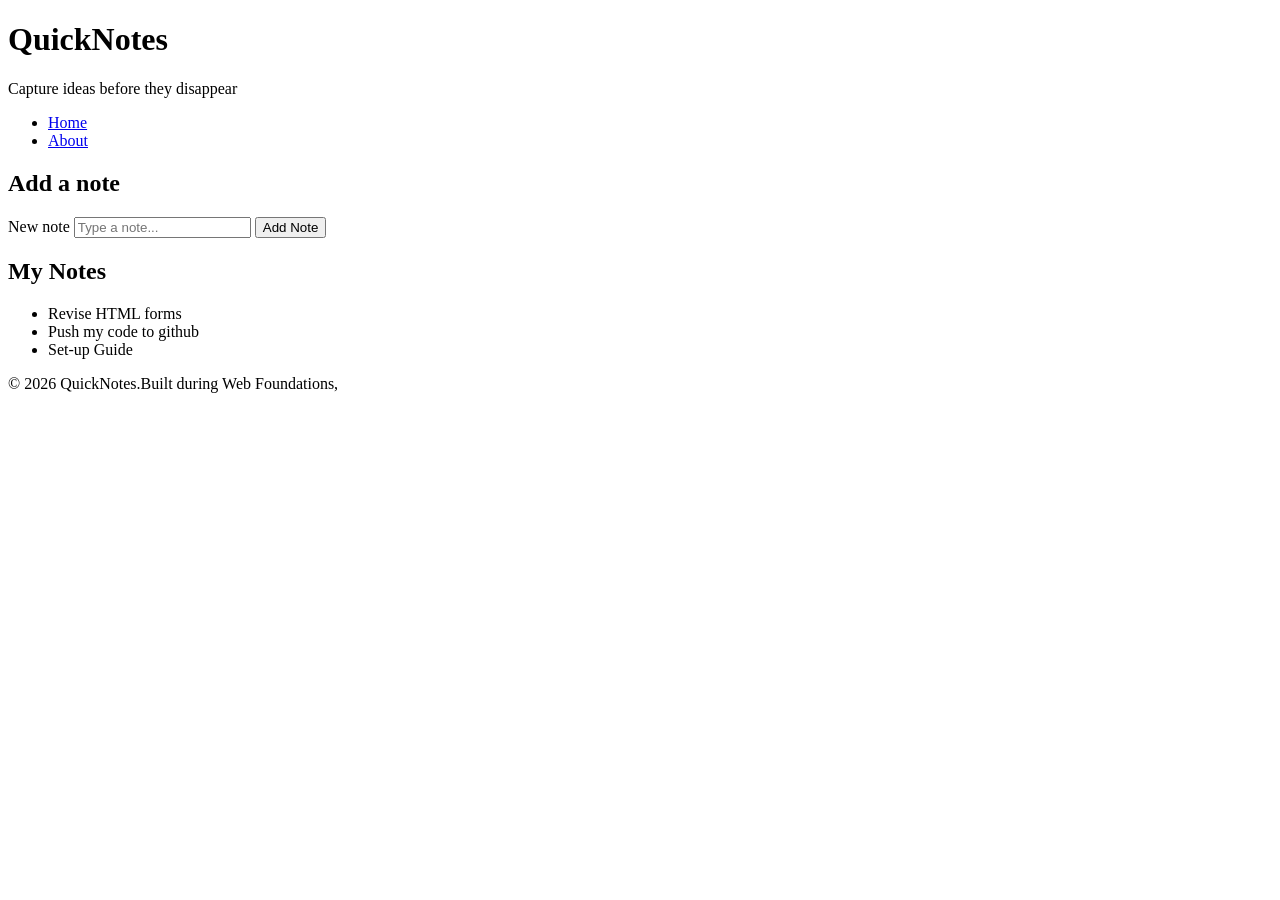
<file: day1/index.html>
<!DOCTYPE html>
<html lang="en">
  <head>
    <meta charset="UTF-8" />
    <meta name="viewport" content="width=device-width, initial-scale=1.0" />
    <title>QuickNotes</title>
  </head>
  <body>
    <header>
      <h1>QuickNotes</h1>
      <p>Capture ideas before they disappear</p>
      <nav>
            <ul>
                <li><a href="index.html" class="active">Home</a></li>
                <li><a href="about.html">About</a></li>
            </ul>
      </nav>
    </header>

    <main>
        <section>
            <h2>Add a note</h2>
            <form id="note-form">
                <label for="note-input">New note</label>
                <input type="text" id="note-input" placeholder="Type a note...">
                <button type="submit">Add Note</button>
            </form>
        </section>

        <section>
            <h2>My Notes</h2>
            <ul id="notes-list">
                <li>Revise HTML forms</li>
                <li>Push my code to github</li>
                <li>Set-up Guide</li>
            </ul>
        </section>
    </main>

    <footer>
      <p>&copy; 2026 QuickNotes.Built during Web Foundations,</p>
    </footer>
  </body>
</html>
</file>
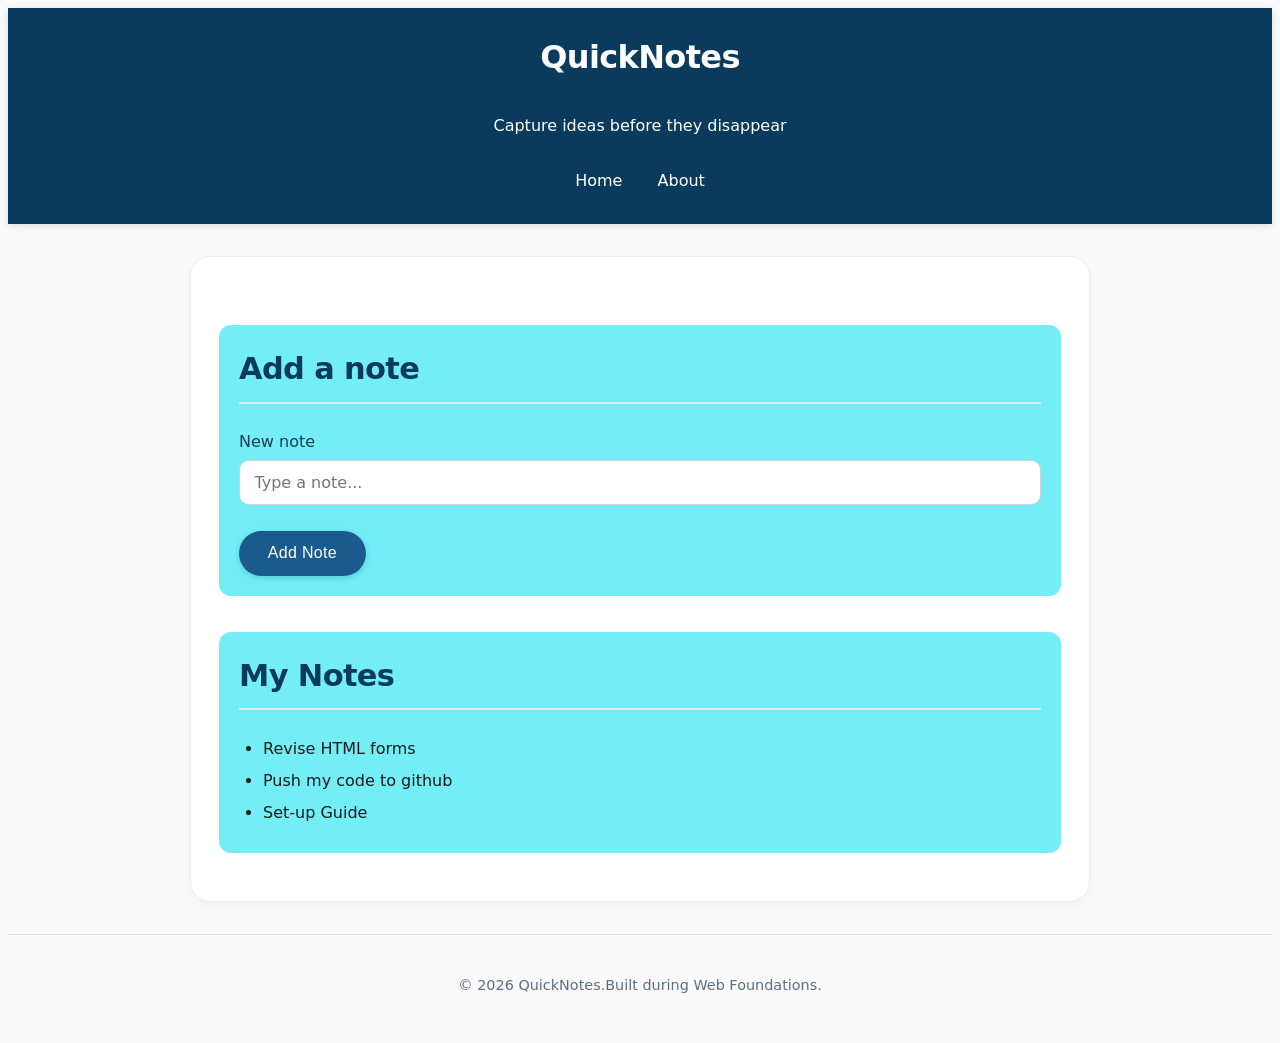
<file: day2/index.html>
<!DOCTYPE html>
<html lang="en">
  <head>
    <meta charset="UTF-8" />
    <meta name="viewport" content="width=device-width, initial-scale=1.0" />
    <title>QuickNotes</title>
    <link rel="stylesheet" href="styles.css" />
  </head>
  <body>
    <header>
      <h1>QuickNotes</h1>
      <p>Capture ideas before they disappear</p>
        <nav>
            <ul>
                <li><a href="index.html" class="active">Home</a></li>
                <li><a href="about.html">About</a></li>
            </ul>
        </nav>
    </header>

    <main>
        <section>
            <h2>Add a note</h2>
            <form id="note-form">
                <label for="note-input">New note</label>
                <input type="text" id="note-input" placeholder="Type a note..."><br></br>
                <button type="submit">Add Note</button>
            </form>
        </section>

        <section>
            <h2>My Notes</h2>
            <ul id="notes-list">
                <li>Revise HTML forms</li>
                <li>Push my code to github</li>
                <li>Set-up Guide</li>
            </ul>
        </section>
    </main>

    <footer>
      <p>&copy; 2026 QuickNotes.Built during Web Foundations.</p>
    </footer>
  </body>
</html>
</file>
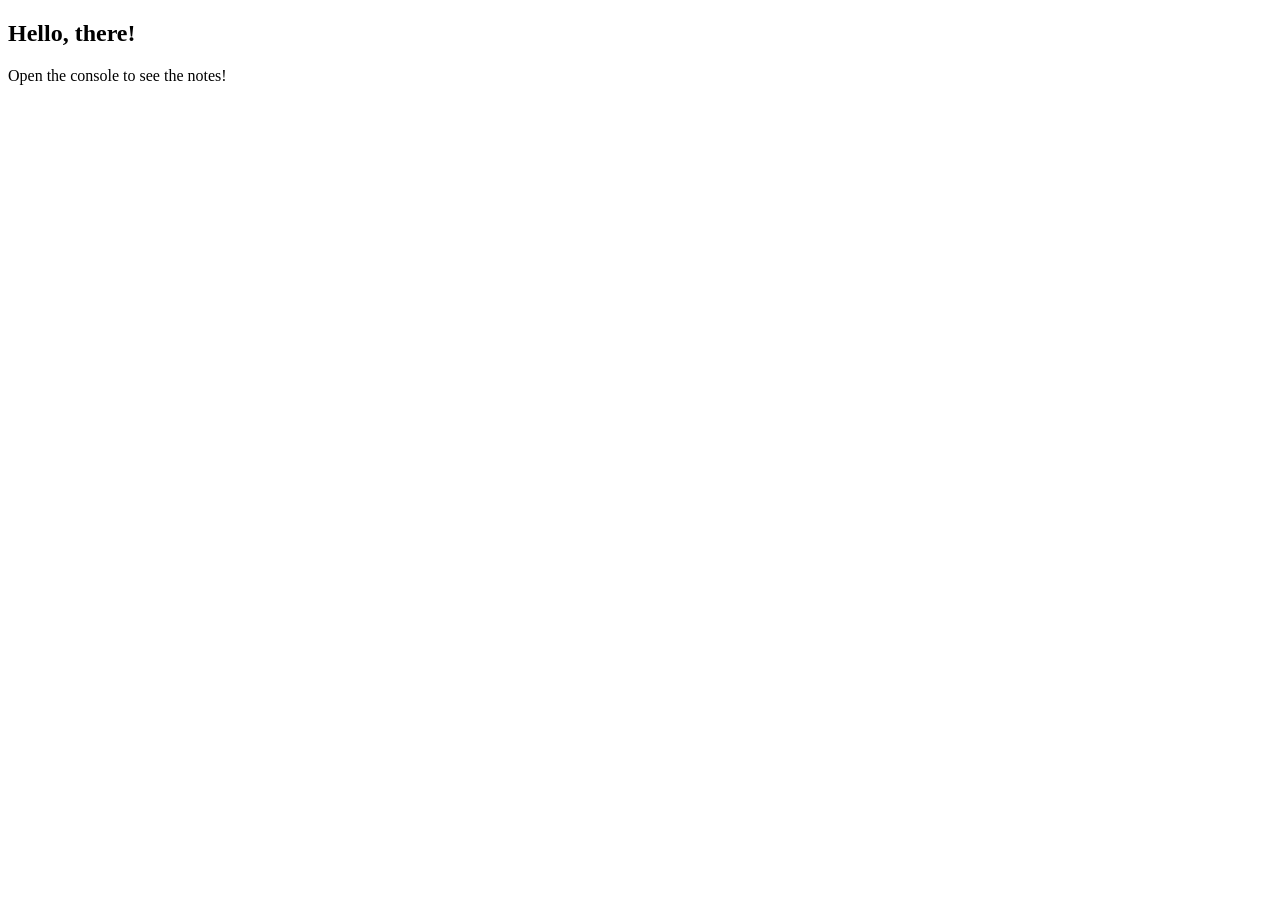
<file: day3/index.html>
<!DOCTYPE html>
<html lang="en">
<head>
    <meta charset="UTF-8">
    <meta name="viewport" content="width=device-width, initial-scale=1.0">
    <title>Notes Toolkit</title>
    <script src="script.js" defer></script>
</head>
<body>
    <h2>Hello, there!</h2>
    <p>Open the console to see the notes!</p>
</body>
</html>
</file>
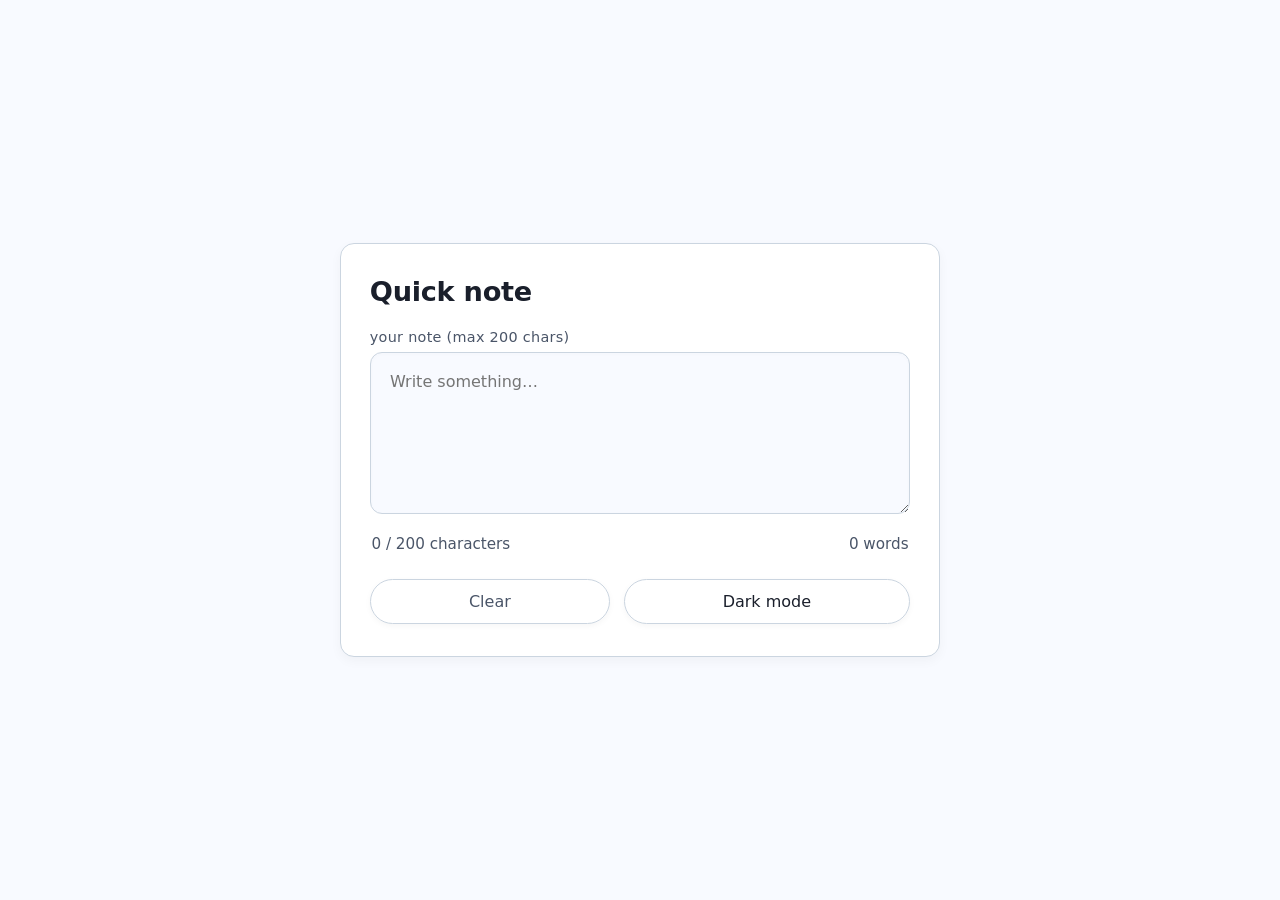
<file: day4/index.html>
<!DOCTYPE html>
<html lang="en">
<head>
  <meta charset="UTF-8">
  <meta name="viewport" content="width=device-width, initial-scale=1.0">
  <title>Day 4 · Live note</title>
  <link rel="stylesheet" href="styles.css">
  <script src="script.js" defer></script>
</head>
<body>
  <main class="container">
    <h1> Quick note</h1>

    <label for="note-text" class="note-label">your note (max 200 chars)</label>
    <textarea id="note-text" rows="5" placeholder="Write something…" maxlength="220"></textarea>

    <!-- character & word counts -->
    <div class="counter-panel">
      <p id="char-count">0 / 200 characters</p>
      <p id="word-count">0 words</p>
    </div>

    <!-- buttons -->
    <div class="actions">
      <button id="clear-btn" type="button">Clear</button>
      <button id="theme-toggle" type="button">Dark mode</button>
    </div>
  </main>
</body>
</html>
</file>
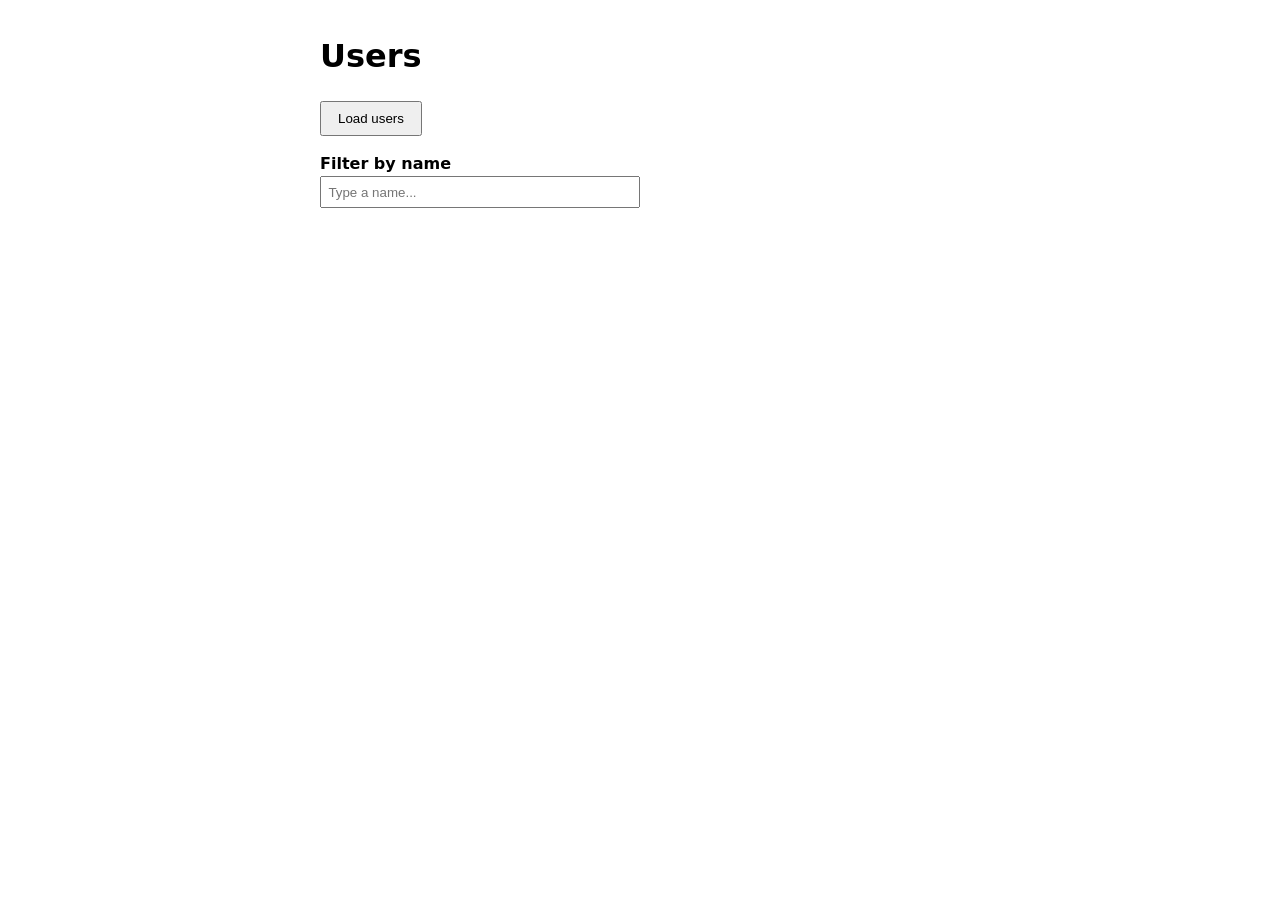
<file: day5/index.html>
<!DOCTYPE html>
<html lang="en">
<head>
  <meta charset="UTF-8">
  <meta name="viewport" content="width=device-width, initial-scale=1">
  <title>Users Directory</title>
  <style>
    body { font-family: system-ui, sans-serif; max-width: 640px; margin: 2rem auto; padding: 0 1rem; line-height: 1.5; }
    button { padding: 0.5rem 1rem; cursor: pointer; }
    button:disabled { cursor: not-allowed; opacity: 0.6; }
    label { display: block; margin-top: 1rem; font-weight: 600; }
    input { padding: 0.4rem; width: 100%; max-width: 320px; box-sizing: border-box; }
    #status { min-height: 1.5rem; margin: 1rem 0; }
    #status.error { color: #b00020; }
    #users-list { list-style: none; padding: 0; }
    #users-list li { border: 1px solid #ccc; border-radius: 6px; padding: 0.75rem; margin-bottom: 0.75rem; }
    #users-list h2 { margin: 0 0 0.25rem; font-size: 1.1rem; }
    #users-list p { margin: 0; }
  </style>
  <script src="users.js" defer></script>
</head>
<body>
  <h1>Users</h1>
  <button id="load-users" type="button">Load users</button>
  <label for="filter-input">Filter by name</label>
  <input id="filter-input" type="text" placeholder="Type a name...">
  <p id="status" role="status" aria-live="polite"></p>
  <ul id="users-list"></ul>
</body>
</html>
</file>
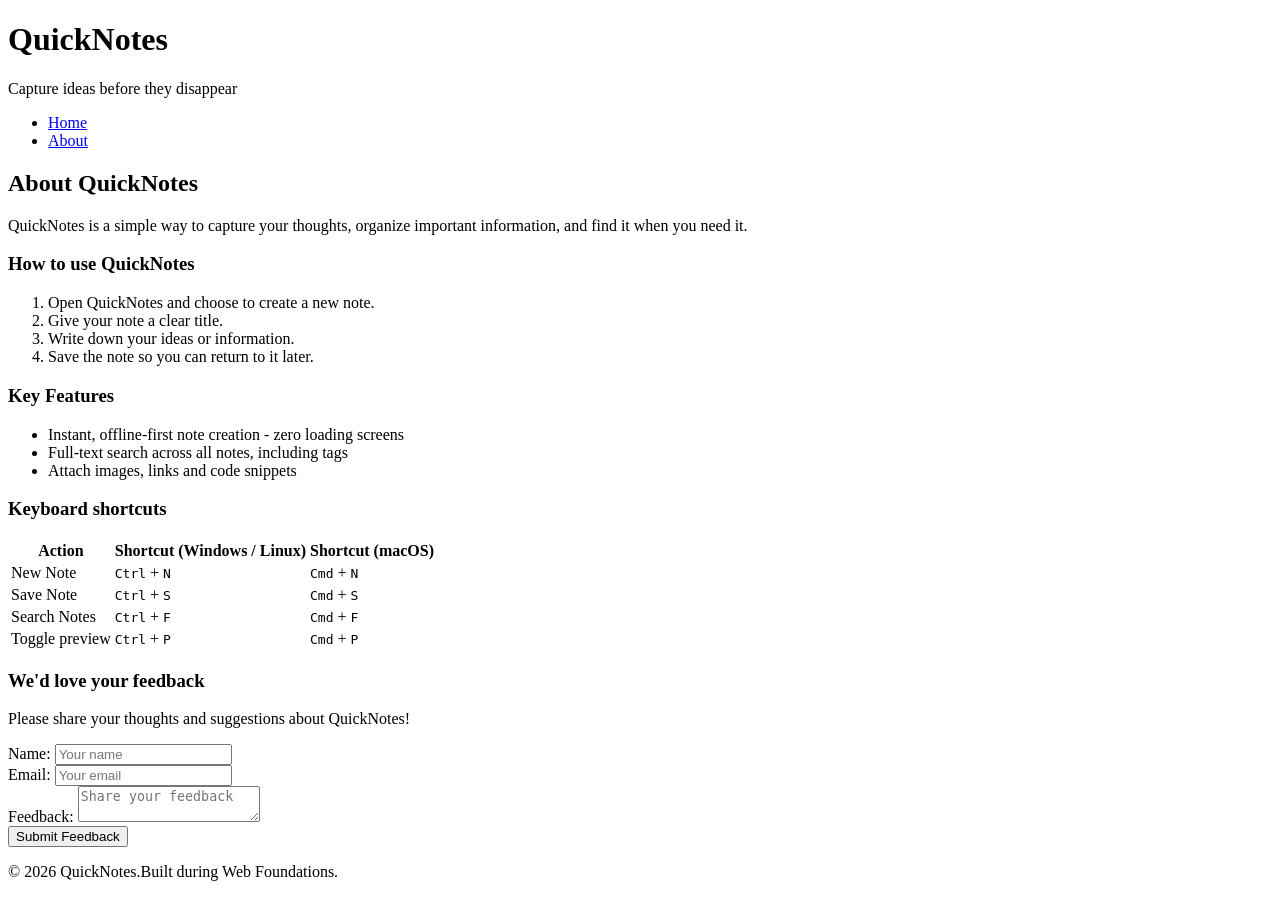
<file: day1/about.html>
<!DOCTYPE html>
<html lang="en">
<head>
  <meta charset="UTF-8">
  <meta name="viewport" content="width=device-width, initial-scale=1.0">
  <title>About QuickNotes</title>
</head>
<body>
  <header>
    <h1>QuickNotes</h1>
    <p>Capture ideas before they disappear</p>
    <nav>
      <ul>
        <li><a href="index.html">Home</a></li>
        <li><a href="about.html" >About</a></li>
      </ul>
    </nav>
  </header>
  <main>
    <h2>About QuickNotes</h2>
    <p>QuickNotes is a simple way to capture your thoughts, organize important information, and find it when you need it.</p>
    <section>
      <h3>How to use QuickNotes</h3>
      <ol>
        <li>Open QuickNotes and choose to create a new note.</li>
        <li>Give your note a clear title.</li>
        <li>Write down your ideas or information.</li>
        <li>Save the note so you can return to it later.</li>
      </ol>
    </section>

    <section>
        <h3>Key Features</h3>
        <ul>
            <li> Instant, offline-first note creation - zero loading screens</li>
            <li>Full-text search across all notes, including tags</li>
            <li>Attach images, links and code snippets</li>
        </ul>
    </section>
    <section>
      <h3>Keyboard shortcuts</h3>
      <table>
        <thead>
            <tr>
                <th>Action</th>
                <th>Shortcut (Windows / Linux)</th>
                <th>Shortcut (macOS)</th>
            </tr>
        </thead>
        <tbody>
            <tr>
                <td>New Note</td>
                <td><kbd>Ctrl</kbd> + <kbd>N</kbd></td>
                <td><kbd>Cmd</kbd> + <kbd>N</kbd></td>
            </tr>
            <tr>
                <td>Save Note</td>
                <td><kbd>Ctrl</kbd> + <kbd>S</kbd></td>
                <td><kbd>Cmd</kbd> + <kbd>S</kbd></td>
            </tr>
            <tr>
                <td>Search Notes</td>
                <td><kbd>Ctrl</kbd> + <kbd>F</kbd></td>
                <td><kbd>Cmd</kbd> + <kbd>F</kbd></td>
            </tr>
            <tr>
                <td>Toggle preview</td>
                <td><kbd>Ctrl</kbd> + <kbd>P</kbd></td>
                <td><kbd>Cmd</kbd> + <kbd>P</kbd></td>
            </tr>

        </tbody>
    </table>
    </section>
<!-- Feedback form section-->
    <section>
        <h3>We'd love your feedback</h3>
        <p>Please share your thoughts and suggestions about QuickNotes!</p>
        <form action="#" method="post">
            <div>
                <label for="name">Name:</label>
                <input type="text" id="name" name="name" required placeholder="Your name">
            </div>
            <div>
                <label for="email">Email:</label>
                <input type="email" id="email" name="email" required placeholder="Your email">
            </div>
            <div>
                <label for="feedback">Feedback:</label>
                <textarea id="feedback" name="feedback" required placeholder="Share your feedback"></textarea>
            </div>
            <button type="submit">Submit Feedback</button>
        </form>
    </section>
  </main>

  <footer>
      <p>&copy; 2026 QuickNotes.Built during Web Foundations.</p>
  </footer>
</body>
</html>
</file>
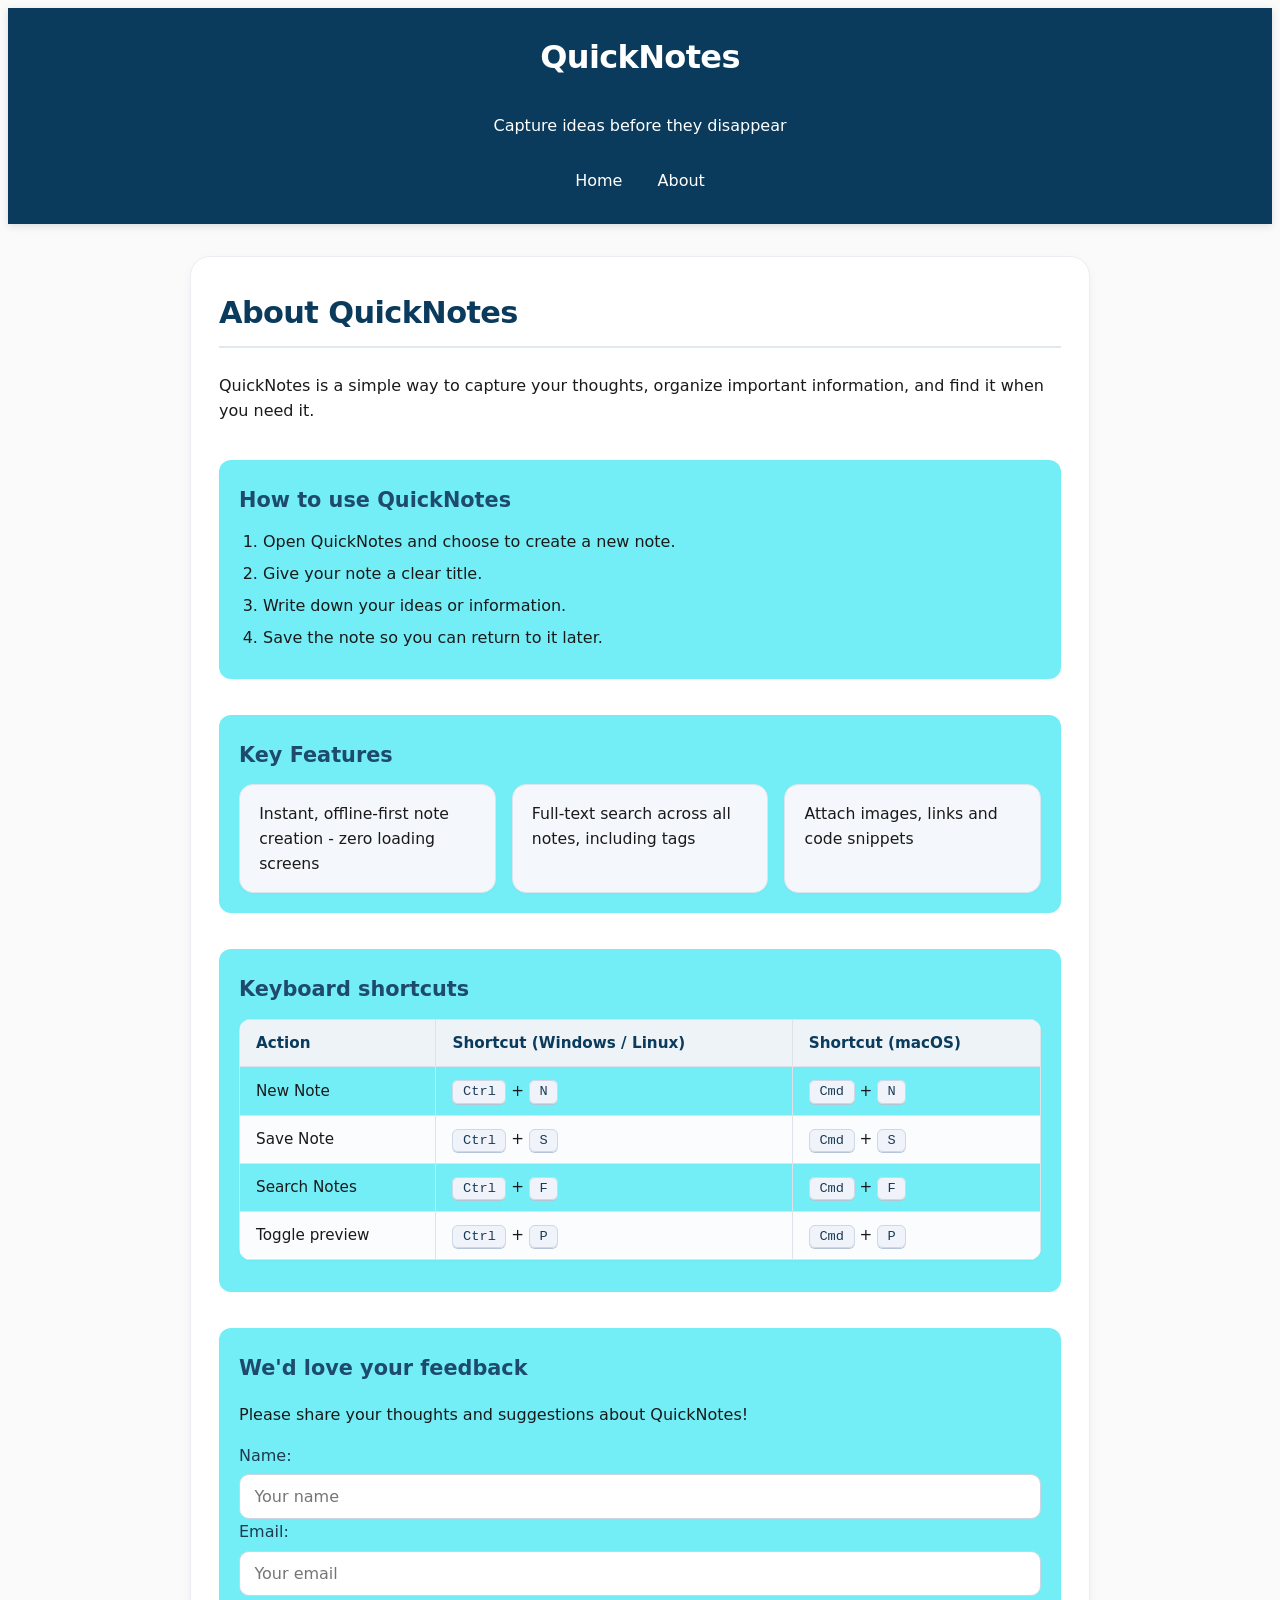
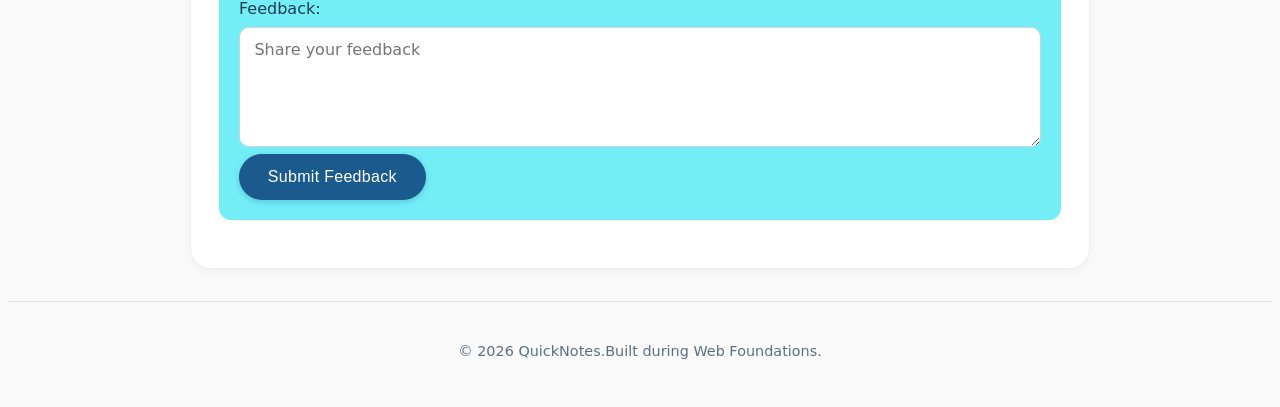
<file: day2/about.html>
<!DOCTYPE html>
<html lang="en">
<head>
  <meta charset="UTF-8">
  <meta name="viewport" content="width=device-width, initial-scale=1.0">
  <title>About QuickNotes</title>
  <link rel="stylesheet" href="styles.css">
</head>
<body>
  <header>
    <h1>QuickNotes</h1>
    <p>Capture ideas before they disappear</p>
    <nav>
      <ul>
        <li><a href="index.html">Home</a></li>
        <li><a href="about.html" >About</a></li>
      </ul>
    </nav>
  </header>
  <main>
    <h2>About QuickNotes</h2>
    <p>QuickNotes is a simple way to capture your thoughts, organize important information, and find it when you need it.</p>
    <section>
      <h3>How to use QuickNotes</h3>
      <ol>
        <li>Open QuickNotes and choose to create a new note.</li>
        <li>Give your note a clear title.</li>
        <li>Write down your ideas or information.</li>
        <li>Save the note so you can return to it later.</li>
      </ol>
    </section>

    <section>
        <h3>Key Features</h3>
        <ul class="features">
            <li> Instant, offline-first note creation - zero loading screens</li>
            <li>Full-text search across all notes, including tags</li>
            <li>Attach images, links and code snippets</li>
        </ul>
    </section>
    <section>
      <h3>Keyboard shortcuts</h3>
      <table>
        <thead>
            <tr>
                <th>Action</th>
                <th>Shortcut (Windows / Linux)</th>
                <th>Shortcut (macOS)</th>
            </tr>
        </thead>
        <tbody>
            <tr>
                <td>New Note</td>
                <td><kbd>Ctrl</kbd> + <kbd>N</kbd></td>
                <td><kbd>Cmd</kbd> + <kbd>N</kbd></td>
            </tr>
            <tr>
                <td>Save Note</td>
                <td><kbd>Ctrl</kbd> + <kbd>S</kbd></td>
                <td><kbd>Cmd</kbd> + <kbd>S</kbd></td>
            </tr>
            <tr>
                <td>Search Notes</td>
                <td><kbd>Ctrl</kbd> + <kbd>F</kbd></td>
                <td><kbd>Cmd</kbd> + <kbd>F</kbd></td>
            </tr>
            <tr>
                <td>Toggle preview</td>
                <td><kbd>Ctrl</kbd> + <kbd>P</kbd></td>
                <td><kbd>Cmd</kbd> + <kbd>P</kbd></td>
            </tr>

        </tbody>
    </table>
    </section>
<!-- Feedback form section-->
    <section>
        <h3>We'd love your feedback</h3>
        <p>Please share your thoughts and suggestions about QuickNotes!</p>
        <form action="#" method="post">
            <div>
                <label for="name">Name:</label>
                <input type="text" id="name" name="name" required placeholder="Your name">
            </div>
            <div>
                <label for="email">Email:</label>
                <input type="email" id="email" name="email" required placeholder="Your email">
            </div>
            <div>
                <label for="feedback">Feedback:</label>
                <textarea id="feedback" name="feedback" required placeholder="Share your feedback"></textarea>
            </div>
            <button type="submit">Submit Feedback</button>
        </form>
    </section>
  </main>

  <footer>
      <p>&copy; 2026 QuickNotes.Built during Web Foundations.</p>
  </footer>
</body>
</html>
</file>
<file: day2/styles.css>
*,
*::before,
*::after {
  box-sizing: border-box;
}

body {
    font-family: system-ui, -apple-system, 'Segoe UI', Roboto, sans-serif;
    line-height: 1.6;
    color: #1a1a1a;
    background: #fafafa;
}

/* ---------- Header ---------- */
header {
    background: #0b3b5c;
    color: #ffffff;
    padding: 1.5rem 2rem;
    display: flex;
    flex-direction: column;
    align-items: center;
    gap: 0.85rem;
    box-shadow: 0 2px 8px rgba(0, 0, 0, 0.12);
}

header h1 {
    font-size: 2rem;
    font-weight: 600;
    letter-spacing: -0.02em;
    margin: 0;
}

/* ---------- Navigation (Flexbox row) ---------- */
nav {
    flex-wrap: wrap;
    justify-content: center;
    align-items: center;
    gap: 12px;
}

nav ul {
    display: flex;
    list-style-type: none;
    gap: 16px;
    padding: 0;
    margin: 0;
}
nav a {
    color: #ffffff;
    text-decoration: none;
    font-weight: 500;
    font-size: 1rem;
    padding: 0.35rem 0.6rem;
    border-radius: 8px;
    transition: background-color 0.2s ease, color 0.2s ease, transform 0.15s ease;
}

nav a:hover,
nav a:focus-visible {
    background-color: rgba(255, 255, 255, 0.18);
    color: #e0f0ff;
    text-decoration: none;
    transform: translateY(-1px);
    outline: 2px solid rgba(255, 255, 255, 0.5);
    outline-offset: 2px;
}

/* ---------- Main content: centred, max width ---------- */
main {
    max-width: 900px;
    margin: 2rem auto;
    padding: 2rem 1.75rem 1.5rem;
    background: #ffffff;
    border-radius: 20px;
    box-shadow: 0 4px 12px rgba(0, 0, 0, 0.04);
    border: 1px solid #eaeef2;
}

main h2 {
    margin-top: 0;
    color: #0b3b5c;
    font-weight: 600;
    font-size: 1.9rem;
    letter-spacing: -0.02em;
    border-bottom: 2px solid #e2e8f0;
    padding-bottom: 0.5rem;
}

main h3 {
    color: #1e4a6b;
    margin-top: 0.25rem;
    margin-bottom: 0.75rem;
    font-weight: 600;
    font-size: 1.3rem;
}

section {
    background: #73eef7;
    padding: 20px;
    border-radius: 12px;
    margin: 2.25rem 0 1.5rem;
}

ol,
ul {
    padding-left: 1.5rem;
    margin: 0.5rem 0;
}

li {
    margin-bottom: 0.4rem;
}

/* ---------- Features list: responsive CSS Grid cards ---------- */
.features {
    display: grid;
    grid-template-columns: repeat(auto-fit, minmax(180px, 1fr));
    gap: 1rem;
    list-style: none;
    padding: 0;
    margin: 0.75rem 0 0;
}

.features li {
    background: #f4f8fc;
    border: 1px solid #dbe5ee;
    border-radius: 14px;
    padding: 1rem 1.2rem;
    margin: 0;
    font-size: 0.98rem;
    box-shadow: 0 1px 3px rgba(0, 0, 0, 0.03);
    transition: transform 0.15s ease, box-shadow 0.2s ease, border-color 0.2s ease;
}

.features li:hover {
    transform: translateY(-2px);
    box-shadow: 0 6px 16px rgba(11, 59, 92, 0.1);
    border-color: #b8cde0;
}


/* ---------- Shortcuts table ---------- */
table {
    width: 100%;
    border-collapse: collapse;
    margin: 0.75rem 0;
    font-size: 0.95rem;
    border-radius: 12px;
    overflow: hidden;
    box-shadow: 0 1px 3px rgba(0, 0, 0, 0.04);
}

th,
td {
    border: 1px solid #dde3e9;
    padding: 0.7rem 1rem;
    text-align: left;
    vertical-align: top;
}

th {
    background-color: #eef3f8;
    font-weight: 600;
    color: #0b3b5c;
}

tbody tr:nth-child(even) {
    background-color: #fafcfe;
}

kbd {
    background: #f0f4fa;
    border-radius: 6px;
    padding: 0.2rem 0.6rem;
    font-family: 'SF Mono', 'Fira Code', monospace;
    font-size: 0.9em;
    border: 1px solid #cdd9e6;
    box-shadow: 0 1px 0 #b6c4d4;
    color: #1a3b55;
}

/* ---------- Feedback form: stacked, full width ---------- */
.form-group {
    margin-bottom: 1.35rem;
    display: flex;
    flex-direction: column;
}

label {
    display: block;
    font-weight: 500;
    margin-bottom: 0.35rem;
    color: #1e3b4f;
}

input,
textarea {
    width: 100%;
    padding: 0.75rem 0.9rem;
    font-size: 1rem;
    border: 1px solid #cbd5e1;
    border-radius: 10px;
    background: #ffffff;
    font-family: inherit;
    transition: border-color 0.2s ease, box-shadow 0.2s ease;
}

input:focus,
textarea:focus {
    outline: none;
    border-color: #2c7cb0;
    box-shadow: 0 0 0 3px rgba(44, 124, 176, 0.18);
}

textarea {
    min-height: 120px;
    resize: vertical;
}

.required-note {
    font-size: 0.9rem;
    color: #4e6478;
    margin-top: 0.25rem;
}

/* ---------- Buttons ---------- */
button {
    background: #1a5a8c;
    color: #ffffff;
    border: none;
    padding: 0.85rem 1.8rem;
    font-size: 1rem;
    font-weight: 500;
    border-radius: 40px;
    cursor: pointer;
    letter-spacing: 0.3px;
    box-shadow: 0 2px 6px rgba(26, 90, 140, 0.25);
    transition: background-color 0.2s ease, transform 0.15s ease, box-shadow 0.2s ease;
}

button:hover {
    background: #0e4168;
    transform: translateY(-1px);
    box-shadow: 0 6px 14px rgba(26, 90, 140, 0.3);
}

button:active {
    transform: translateY(0);
    box-shadow: 0 2px 4px rgba(26, 90, 140, 0.25);
}

button:focus-visible {
    outline: 3px solid #8bb9e0;
    outline-offset: 2px;
}

/* ---------- Footer ---------- */
footer {
    margin-top: 2rem;
    text-align: center;
    font-size: 0.9rem;
    color: #5b6f82;
    border-top: 1px solid #dde3e9;
    padding: 1.5rem 1rem;
}

/* ---------- Media query: smaller screens ---------- */
@media (max-width: 600px) {
    header {
        padding: 1rem 1rem;
        gap: 0.6rem;
    }

    header h1 {
        font-size: 1.4rem;
    }

    nav {
        gap: 10px;
    }

    nav a {
        font-size: 0.9rem;
        padding: 0.3rem 0.5rem;
    }

    main {
        margin: 1rem 0.75rem;
        padding: 1.25rem 1rem;
        border-radius: 14px;
    }

    main h2 {
        font-size: 1.5rem;
    }

    main h3 {
        font-size: 1.15rem;
    }

    th,
    td {
        padding: 0.5rem 0.6rem;
        font-size: 0.88rem;
    }

    button {
        width: 100%;
    }
}
</file>
<file: day4/styles.css>
/* ----- root variables (light theme) ----- */
:root {
  --bg: #f8faff;
  --surface: #ffffff;
  --text: #1a1f2b;
  --text-muted: #4a5568;
  --border: #cbd5e0;
  --accent: #2b6c9e;
  --accent-hover: #1d4e75;
  --warning: #e07c2c;      /* orange */
  --over: #c62828;         /* strong red */
  --shadow: 0 4px 12px rgba(0, 0, 0, 0.04);
  --radius: 14px;
  --font: system-ui, -apple-system, 'Segoe UI', Roboto, sans-serif;
}

/* ----- dark theme override (body.dark) ----- */
body.dark {
  --bg: #10161e;
  --surface: #1e2632;
  --text: #eef2f8;
  --text-muted: #a0b3cc;
  --border: #2f3b4c;
  --accent: #5f9ed6;
  --accent-hover: #7bb3e6;
  --warning: #f0a050;       /* lighter orange */
  --over: #ff6b6b;          /* bright red */
  --shadow: 0 6px 18px rgba(0, 0, 0, 0.5);
}

/* ----- base ----- */
* {
  box-sizing: border-box;
  margin: 0;
  padding: 0;
}

body {
  font-family: var(--font);
  background: var(--bg);
  color: var(--text);
  min-height: 100vh;
  display: flex;
  align-items: center;
  justify-content: center;
  padding: 1.5rem;
  transition: background 0.2s, color 0.2s;
}

.container {
  width: 100%;
  max-width: 600px;
  background: var(--surface);
  border-radius: var(--radius);
  padding: 2rem 1.8rem;
  box-shadow: var(--shadow);
  border: 1px solid var(--border);
  transition: background 0.2s, border-color 0.2s, box-shadow 0.2s;
}

h1 {
  font-size: 1.7rem;
  font-weight: 600;
  margin-bottom: 1.4rem;
  letter-spacing: -0.01em;
  color: var(--text);
}

/* label */
.note-label {
  display: block;
  font-size: 0.9rem;
  font-weight: 500;
  color: var(--text-muted);
  margin-bottom: 0.4rem;
  letter-spacing: 0.02em;
}

/* textarea */
#note-text {
  width: 100%;
  padding: 1rem 1.2rem;
  font-family: var(--font);
  font-size: 1rem;
  line-height: 1.6;
  border: 1.5px solid var(--border);
  border-radius: 12px;
  background: var(--bg);
  color: var(--text);
  resize: vertical;
  min-height: 130px;
  outline: none;
  transition: border 0.2s, background 0.2s, color 0.2s, box-shadow 0.2s;
  box-shadow: inset 0 1px 4px rgba(0, 0, 0, 0.02);
}

#note-text:focus {
  border-color: var(--accent);
  box-shadow: 0 0 0 4px rgba(43, 108, 158, 0.15);
}
body.dark #note-text:focus {
  box-shadow: 0 0 0 4px rgba(95, 158, 214, 0.25);
}

/* counter panel */
.counter-panel {
  display: flex;
  flex-wrap: wrap;
  justify-content: space-between;
  align-items: center;
  gap: 0.8rem 1.5rem;
  margin: 0.9rem 0 1.4rem;
  padding: 0.2rem 0.1rem;
  font-size: 0.95rem;
  color: var(--text-muted);
}

#char-count,
#word-count {
  font-variant-numeric: tabular-nums;
  transition: color 0.15s, font-weight 0.15s;
}

/* ----- warning & over classes (on char-count) ----- */
#char-count.warning {
  color: var(--warning);
  font-weight: 500;
}

#char-count.over {
  color: var(--over);
  font-weight: 700;
}

/* buttons */
.actions {
  display: flex;
  flex-wrap: wrap;
  gap: 0.85rem;
  margin-top: 0.4rem;
}

button {
  font-family: var(--font);
  font-size: 1rem;
  font-weight: 500;
  padding: 0.75rem 1.8rem;
  border-radius: 40px;
  border: 1.5px solid transparent;
  background: var(--accent);
  color: #ffffff;
  cursor: pointer;
  transition: background 0.15s, transform 0.08s, box-shadow 0.2s, border-color 0.2s;
  box-shadow: 0 2px 6px rgba(0, 0, 0, 0.04);
  flex: 1 1 auto;
  min-width: 120px;
}

button:hover {
  background: var(--accent-hover);
}

button:active {
  transform: scale(0.97);
}

button#clear-btn {
  background: transparent;
  border-color: var(--border);
  color: var(--text-muted);
}

button#clear-btn:hover {
  background: var(--border);
  color: var(--text);
}

/* dark mode button specific */
button#theme-toggle {
  background: transparent;
  border-color: var(--border);
  color: var(--text);
}

button#theme-toggle:hover {
  background: var(--border);
}

/* subtle responsive */
@media (max-width: 420px) {
  .container {
    padding: 1.5rem 1.2rem;
  }
  button {
    padding: 0.65rem 1.2rem;
    font-size: 0.95rem;
    min-width: unset;
  }
  .counter-panel {
    flex-direction: column;
    align-items: flex-start;
    gap: 0.2rem;
  }
}
</file>
